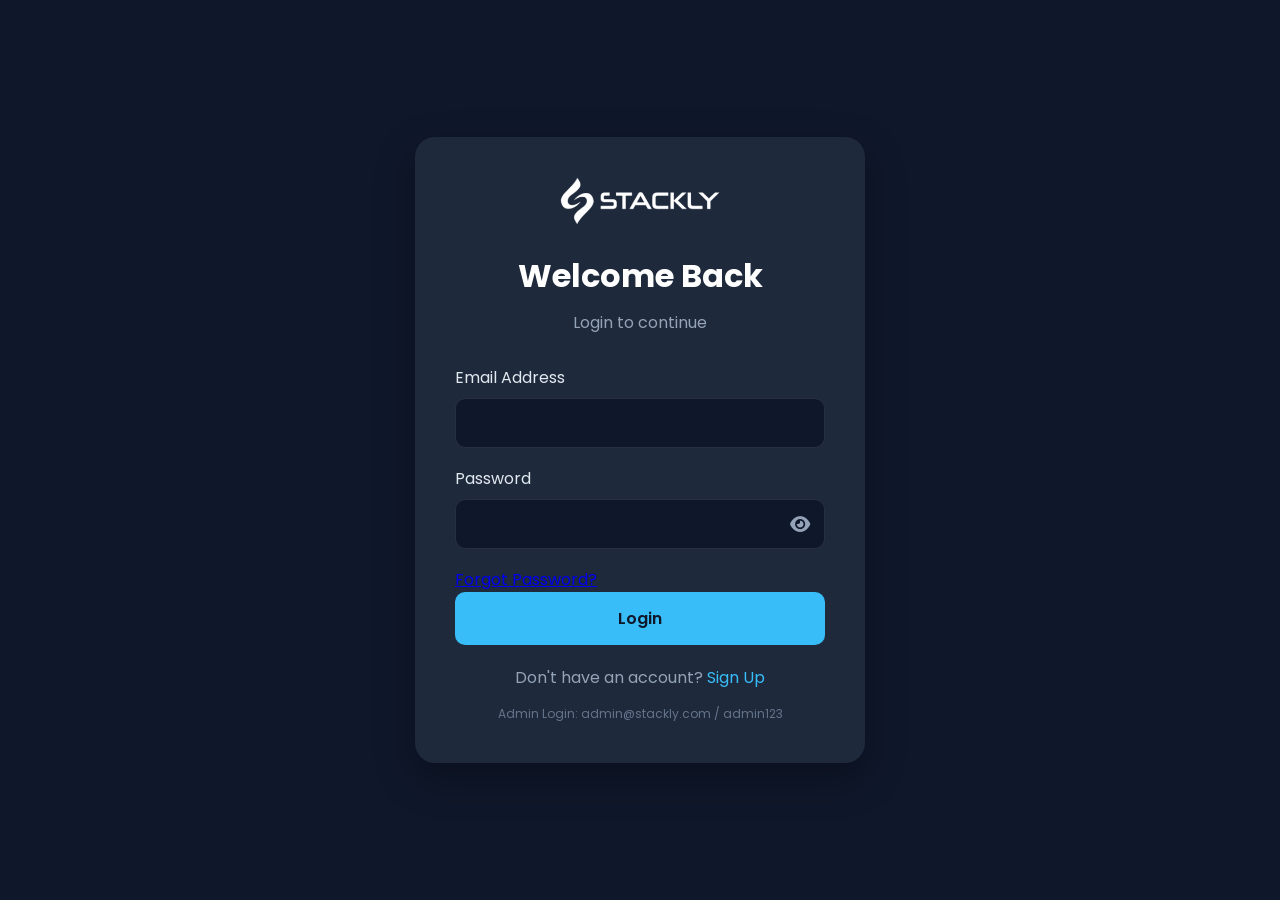
<file: admin-dashboard.html>
<!DOCTYPE html>
<html>
<head>
<title>Stackly Dashboard</title>

<link rel="stylesheet" href="style.css">
<script src="auth.js"></script>
</head>

<body onload="checkAuth(); loadUser();">

<div class="dashboard">

<div class="sidebar">

<h2>STACKLY</h2>

<ul>
<li><a href="#">Dashboard</a></li>
<li><a href="#">Articles</a></li>
<li><a href="#">Categories</a></li>
<li><a href="#">Users</a></li>
<li><a href="#">Settings</a></li>
</ul>

<button
class="logout-btn"
onclick="logout()">
Logout
</button>

</div>

<div class="main">

<h1>
Welcome,
<span id="username"></span>
</h1>

<div class="cards">

<div class="card">
<h3>Total Articles</h3>
<h2>145</h2>
</div>

<div class="card">
<h3>Total Users</h3>
<h2 id="userCount"></h2>
</div>

<div class="card">
<h3>Today's Views</h3>
<h2>24,512</h2>
</div>

<div class="card">
<h3>Subscribers</h3>
<h2>1,203</h2>
</div>

</div>

</div>

</div>

<script>

const admin =
localStorage.getItem("stacklyAdmin");

if(admin !== "true"){
window.location.href="login.html";
}

function logout(){

localStorage.removeItem("stacklyAdmin");

window.location.href="login.html";
}

</script>
</body>
</html>
</file>
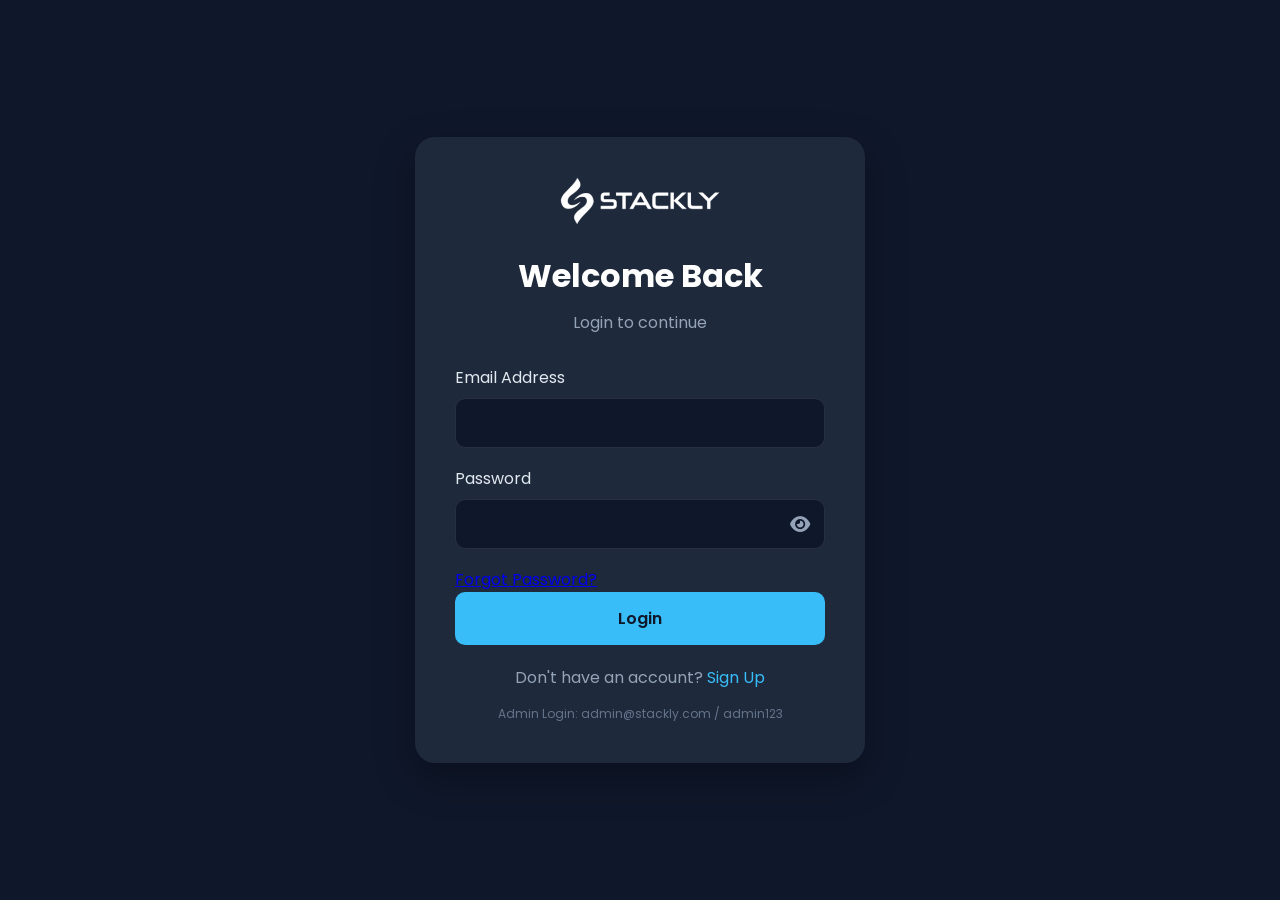
<file: login.html>
<!DOCTYPE html>
<html lang="en">

<head>
<meta charset="UTF-8">
<meta name="viewport" content="width=device-width, initial-scale=1.0">

<title>Stackly Login</title>

<link href="https://fonts.googleapis.com/css2?family=Poppins:wght@300;400;500;600;700&display=swap"
rel="stylesheet">

<link rel="stylesheet"
href="https://cdnjs.cloudflare.com/ajax/libs/font-awesome/6.5.1/css/all.min.css">

<style>

*{
margin:0;
padding:0;
box-sizing:border-box;
font-family:'Poppins',sans-serif;
}

body{
background:#0f172a;
min-height:100vh;
display:flex;
justify-content:center;
align-items:center;
padding:20px;
}

.login-box{
width:100%;
max-width:450px;
background:#1e293b;
padding:40px;
border-radius:20px;
box-shadow:0 15px 40px rgba(0,0,0,.3);
}

.logo{
text-align:center;
margin-bottom:20px;
}

.logo img{
width:160px;
}

h1{
color:white;
text-align:center;
margin-bottom:10px;
}

.subtitle{
text-align:center;
color:#94a3b8;
margin-bottom:30px;
}

.form-group{
margin-bottom:18px;
}

.form-group label{
display:block;
color:#e2e8f0;
margin-bottom:8px;
}

.form-group input{
width:100%;
padding:14px;
border-radius:10px;
border:1px solid rgba(255,255,255,.1);
background:#0f172a;
color:white;
outline:none;
}

.form-group input:focus{
border-color:#38bdf8;
}

.password-wrapper{
position:relative;
}

.password-wrapper input{
padding-right:50px;
}

.toggle-password{
position:absolute;
right:15px;
top:50%;
transform:translateY(-50%);
cursor:pointer;
color:#94a3b8;
font-size:18px;
}

.toggle-password:hover{
color:#38bdf8;
}

.login-btn{
width:100%;
padding:14px;
border:none;
border-radius:10px;
background:#38bdf8;
color:#0f172a;
font-size:16px;
font-weight:600;
cursor:pointer;
transition:.3s;
}

.login-btn:hover{
background:#0ea5e9;
color:white;
}

.signup-link{
text-align:center;
margin-top:20px;
color:#94a3b8;
}

.signup-link a{
color:#38bdf8;
text-decoration:none;
}

.admin-info{
margin-top:15px;
text-align:center;
font-size:12px;
color:#64748b;
}

</style>

</head>

<body>

<div class="login-box">

<div class="logo">
<img src="assets/logo.webp" alt="Stackly">
</div>

<h1>Welcome Back</h1>

<p class="subtitle">
Login to continue
</p>

<form id="loginForm">

<div class="form-group">
<label>Email Address</label>
<input type="email" id="email" required>
</div>

<div class="form-group">

<label>Password</label>

<div class="password-wrapper">

<input
type="password"
id="password"
required>

<span
class="toggle-password"
onclick="togglePassword()">

<i class="fa-solid fa-eye"></i>

</span>

</div>

</div>
<div class="forgot-password">
    <a href="#" id="forgotPasswordLink">
        Forgot Password?
    </a>
</div>

<button type="submit" class="login-btn">
Login
</button>

</form>

<div class="signup-link">
Don't have an account?
<a href="signup.html">Sign Up</a>
</div>

<div class="admin-info">
Admin Login: admin@stackly.com / admin123
</div>

</div>

<script>

function togglePassword(){

const password=
document.getElementById("password");

const icon=
document.querySelector(".toggle-password i");

if(password.type==="password"){

password.type="text";

icon.classList.remove("fa-eye");
icon.classList.add("fa-eye-slash");

}else{

password.type="password";

icon.classList.remove("fa-eye-slash");
icon.classList.add("fa-eye");
}
}

document.getElementById("loginForm")
.addEventListener("submit",function(e){

e.preventDefault();

const email=
document.getElementById("email").value;

const password=
document.getElementById("password").value;

/* Admin Login */

if(
email==="admin@stackly.com" &&
password==="admin123"
){

localStorage.setItem(
"stacklyAdmin",
"true"
);

window.location.href=
"admin-dashboard.html";

return;
}

/* User Login */

const users=
JSON.parse(
localStorage.getItem("stacklyUsers")
) || [];

const user=
users.find(
u =>
u.email===email &&
u.password===password
);

if(!user){

alert("Invalid Email or Password");
return;
}

localStorage.setItem(
"stacklyLoggedInUser",
JSON.stringify(user)
);

window.location.href=
"dashboard.html";

});

</script>

</body>
</html>
</file>
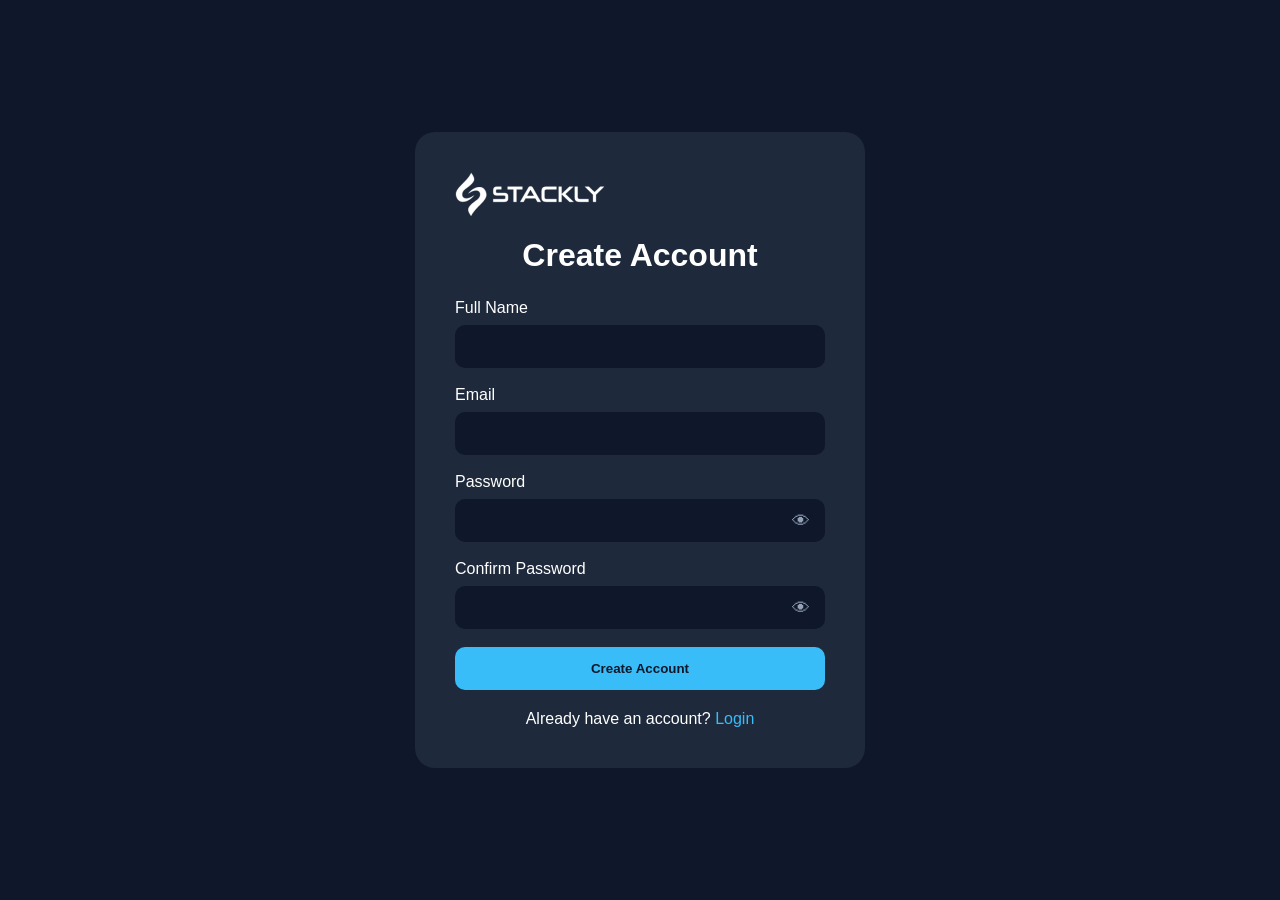
<file: signup.html>
<!DOCTYPE html>
<html>
<head>
<title>Create Account</title>

<link rel="stylesheet" href="style.css">
<script src="auth.js"></script>
</head>

<body>

<div class="auth-container">

<div class="auth-box">

<div class="logo">
<img src="assets/logo.webp" alt="Stackly">
</div>

<h1>Create Account</h1>

<form onsubmit="signupUser(event)">

<div class="input-group">
<label>Full Name</label>
<input type="text" id="fullname" required>
</div>

<div class="input-group">
<label>Email</label>
<input type="email" id="email" required>
</div>


<div class="input-group">
    <label>Password</label>

    <div class="password-wrapper">
        <input
            type="password"
            id="password"
            required
        >

        <span
            class="toggle-password"
            onclick="togglePassword('password', this)"
        >
            👁
        </span>
    </div>
</div>
<div class="input-group">
    <label>Confirm Password</label>

    <div class="password-wrapper">
        <input
            type="password"
            id="confirmPassword"
            required
        >

        <span
            class="toggle-password"
            onclick="togglePassword('confirmPassword', this)"
        >
            👁
        </span>
    </div>
</div>

<button class="btn">
Create Account
</button>

</form>

<div class="auth-link">
Already have an account?
<a href="index.html">
Login
</a>
</div>

</div>

</div>

</body>
</html>
</file>
<file: style.css>
* {
    margin: 0;
    padding: 0;
    box-sizing: border-box;
    font-family: 'Poppins', sans-serif;
}

body {
    background: #0f172a;
    color: white;
}

/* Header */

header {
    display: flex;
    justify-content: space-between;
    align-items: center;
    padding: 8px 5%;
    background: rgba(15, 23, 42, 0.95);
    backdrop-filter: blur(10px);
    position: sticky;
    top: 0;
    z-index: 1000;
    height: 60px;
    border-bottom: 1px solid rgba(255, 255, 255, 0.05);
}

.logo {
    font-size: 24px;
    font-weight: 700;
    color: #38bdf8;
}

.logo img {
    width: 120px;
    height: auto;
    display: block;
}

nav ul {
    display: flex;
    list-style: none;
    gap: 25px;
    align-items: center;
}

nav a {
    color: #f8fafc;
    text-decoration: none;
    font-size: 14px;
    font-weight: 500;
    transition: all 0.3s ease;
    position: relative;
    padding: 4px 0;
}

nav a:not(.login-btn)::after {
    content: '';
    position: absolute;
    bottom: -2px;
    left: 0;
    width: 100%;
    height: 2px;
    background: #38bdf8;
    transform: scaleX(0);
    transform-origin: right;
    transition: transform 0.3s ease;
}

nav a:not(.login-btn):hover {
    color: #38bdf8;
}

nav a:not(.login-btn):hover::after {
    transform: scaleX(1);
    transform-origin: left;
}
*{
    margin:0;
    padding:0;
    box-sizing:border-box;
    font-family:Poppins,sans-serif;
}

body{
    background:#0f172a;
    color:white;
}

.auth-container{
    min-height:100vh;
    display:flex;
    justify-content:center;
    align-items:center;
    padding:20px;
}

.auth-box{
    background:#1e293b;
    width:100%;
    max-width:450px;
    padding:40px;
    border-radius:20px;
}

.logo{
    text-align:center;
    margin-bottom:20px;
}

.logo img{
    width:150px;
}

.auth-box h1{
    text-align:center;
    margin-bottom:25px;
}

.input-group{
    margin-bottom:18px;
}

.input-group label{
    display:block;
    margin-bottom:8px;
}

.input-group input{
    width:100%;
    padding:14px;
    border:none;
    border-radius:10px;
    background:#0f172a;
    color:white;
}

.btn{
    width:100%;
    padding:14px;
    border:none;
    border-radius:10px;
    background:#38bdf8;
    color:#0f172a;
    font-weight:600;
    cursor:pointer;
}

.btn:hover{
    background:#0ea5e9;
    color:white;
}

.auth-link{
    text-align:center;
    margin-top:20px;
}

.auth-link a{
    color:#38bdf8;
    text-decoration:none;
}

.dashboard{
    display:grid;
    grid-template-columns:250px 1fr;
    min-height:100vh;
}

.sidebar{
    background:#020617;
    padding:30px;
}

.sidebar h2{
    color:#38bdf8;
    margin-bottom:30px;
}

.sidebar ul{
    list-style:none;
}

.sidebar li{
    margin:18px 0;
}

.sidebar a{
    color:white;
    text-decoration:none;
}

.main{
    padding:40px;
}

.cards{
    display:grid;
    grid-template-columns:repeat(auto-fit,minmax(250px,1fr));
    gap:20px;
    margin-top:30px;
}

.card{
    background:#1e293b;
    padding:25px;
    border-radius:15px;
}

.logout-btn{
    background:#ef4444;
    color:white;
    border:none;
    padding:12px 20px;
    border-radius:8px;
    cursor:pointer;
    margin-top:30px;
}

/* Premium Login Button */
nav a.login-btn {
    display: inline-block;
    vertical-align: middle;
    background: #38bdf8;
    color: #0f172a;
    padding: 6px 18px;
    border-radius: 20px;
    font-weight: 600;
    box-shadow: 0 4px 10px rgba(56, 189, 248, 0.2);
    transition: all 0.3s ease;
}


nav a.login-btn:hover {
    background: #0ea5e9;
    color: #ffffff;
    box-shadow: 0 6px 15px rgba(14, 165, 233, 0.4);
    transform: translateY(-1.5px);
}
.signup-btn {
    background: transparent;
    border: 2px solid #38bdf8;
    color: #38bdf8;
    padding: 6px 18px;
    border-radius: 20px;
    font-weight: 600;
    transition: all 0.3s ease;
}

.signup-btn:hover {
    background: #38bdf8;
    color: #f8f8fa;
}
.password-wrapper{
    position:relative;
}

.password-wrapper input{
    width:100%;
    padding:14px;
    padding-right:50px;
    border:none;
    border-radius:10px;
    background:#0f172a;
    color:white;
}

.toggle-password{
    position:absolute;
    right:15px;
    top:50%;
    transform:translateY(-50%);
    cursor:pointer;
    font-size:18px;
    user-select:none;
    color:#94a3b8;
    transition:0.3s;
}

.toggle-password:hover{
    color:#38bdf8;
}
.forgot-password{
    text-align:right;
    margin-top:-8px;
    margin-bottom:20px;
}

.forgot-password a{
    color:#38bdf8;
    text-decoration:none;
    font-size:13px;
}

.modal{
    display:none;
    position:fixed;
    inset:0;
    background:rgba(0,0,0,.8);
    justify-content:center;
    align-items:center;
    z-index:9999;
}

.modal-content{
    width:90%;
    max-width:400px;
    background:#1e293b;
    padding:30px;
    border-radius:15px;
}

.modal-content h2{
    color:white;
    margin-bottom:20px;
    text-align:center;
}

.modal-content input{
    width:100%;
    padding:12px;
    margin-bottom:15px;
    border-radius:8px;
    border:none;
    background:#0f172a;
    color:white;
}

.modal-content button{
    width:100%;
    padding:12px;
    border:none;
    border-radius:8px;
    background:#38bdf8;
    color:#0f172a;
    cursor:pointer;
    font-weight:600;
}

.close-modal{
    float:right;
    color:white;
    font-size:24px;
    cursor:pointer;
}

.hamburger {
    display: none;
    flex-direction: column;
    gap: 5px;
    cursor: pointer;
}

.hamburger span {
    width: 24px;
    height: 2.5px;
    background: #fff;
    border-radius: 4px;
    transition: all 0.3s ease;
}

.hamburger.active span:nth-child(1) {
    transform: translateY(7.5px) rotate(45deg);
}

.hamburger.active span:nth-child(2) {
    opacity: 0;
}

.hamburger.active span:nth-child(3) {
    transform: translateY(-7.5px) rotate(-45deg);
}


@media(max-width: 768px) {
    .logo img {
        width: 110px;
    }

    .hamburger {
        display: flex;
    }

    #nav-menu {
        display: none;
        position: absolute;
        top: 60px;
        left: 0;
        width: 100%;
        background: rgba(15, 23, 42, 0.98);
        backdrop-filter: blur(15px);
        border-top: 1px solid rgba(255, 255, 255, 0.1);
        padding: 20px 0;
        box-shadow: 0 10px 25px rgba(0, 0, 0, 0.5);
    }

    #nav-menu.active {
        display: block;
    }

    #nav-menu ul {
        flex-direction: column;
        align-items: center;
        gap: 20px;
    }

    #nav-menu ul li {
        width: 100%;
        text-align: center;
    }

    nav a.login-btn {
        display: inline-block;
        margin-top: 5px;
        width: 80%;
        text-align: center;
        box-sizing: border-box;
    }

    .articles {
        grid-template-columns: 1fr;
    }

    .hero h1 {
        font-size: 2.2rem;
    }

    .newsletter input {
        width: 100%;
        margin-bottom: 10px;
    }

    .newsletter button {
        width: 100%;
        margin-left: 0;
    }
}
.modal{
    display:none;
    position:fixed;
    inset:0;
    background:rgba(0,0,0,.8);
    justify-content:center;
    align-items:center;
    z-index:9999;
}

.modal-content{
    background:#1e293b;
    padding:30px;
    width:90%;
    max-width:400px;
    border-radius:15px;
}

.modal-content h2{
    text-align:center;
    margin-bottom:20px;
}

.modal-content input{
    width:100%;
    padding:12px;
    margin-bottom:15px;
    border:none;
    border-radius:8px;
}

.modal-content button{
    width:100%;
    padding:12px;
    background:#38bdf8;
    border:none;
    border-radius:8px;
    cursor:pointer;
}

.close-modal{
    float:right;
    cursor:pointer;
    font-size:24px;
}


/* Breaking News */

.ticker {
    display: flex;
    align-items: center;
    background: #ef4444;
    color: white;
    padding: 10px;
}

.ticker span {
    font-weight: bold;
    margin-right: 20px;
}

/* Hero */

.hero {
    height: 80vh;
    background:
        linear-gradient(rgba(0, 0, 0, .6), rgba(0, 0, 0, .6)),
        url('./assets/adeolu-eletu-E7RLgUjjazc-unsplash.webp');
    background-size: cover;
    background-position: center;
    display: flex;
    align-items: center;
    justify-content: center;
    text-align: center;
}

.hero-content {
    max-width: 800px;
}

.hero h1 {
    font-size: 4rem;
    margin-bottom: 20px;
}

.hero p {
    font-size: 1.2rem;
    margin-bottom: 25px;
}

.hero button {
    background: #38bdf8;
    border: none;
    padding: 15px 30px;
    color: white;
    border-radius: 40px;
    cursor: pointer;
    font-size: 16px;
}

/* Sections */

section {
    padding: 80px 8%;
}

h2 {
    margin-bottom: 30px;
    font-size: 2rem;
}

/* Articles */

.articles {
    display: grid;
    grid-template-columns: repeat(3, 1fr);
    gap: 20px;
}

.card {
    height: 450px;
    display: flex;
    flex-direction: column;
}

.card:hover {
    transform: translateY(-8px);
}

.card img {
    width: 100%;
    height: 280px;
    object-fit: cover;
}

.large img {
    height: 280px;
}

.content {
    padding: 20px;
}

.content span {
    color: #38bdf8;
    font-size: 14px;
}

.content h3 {
    margin-top: 10px;
}

/* Trending */

.trend-grid {
    display: grid;
    grid-template-columns: repeat(auto-fit, minmax(220px, 1fr));
    gap: 20px;
}


.trend-card {
    background: #1e293b;
    padding: 25px;
    border-radius: 18px;
    transition: .4s;
}

.trend-card:hover {
    background: #38bdf8;
}

.trend-card {
    height: 280px;
    background-size: cover;
    background-position: center;
    position: relative;
    overflow: hidden;
    display: flex;
    flex-direction: column;
    justify-content: flex-end;
    color: white;
}

.trend-card::before {
    content: "";
    position: absolute;
    inset: 0;
    background: rgba(0, 0, 0, 0.5);
}

.trend-card h3,
.trend-card p {
    position: relative;
    z-index: 1;
    padding: 0 20px;
}

/* Section Headers */
.section-header {
    margin-bottom: 40px;
    display: flex;
    flex-direction: column;
    gap: 8px;
}

.section-header h2 {
    font-size: 2.2rem;
    font-weight: 700;
    color: #f8fafc;
    margin-bottom: 0;
}

.line-decorator {
    width: 60px;
    height: 4px;
    background: #38bdf8;
    border-radius: 2px;
}

/* Section 1: Spotlight (Editor's Choice) */
.spotlight-section {
    padding: 60px 8%;
}

.spotlight-container {
    display: grid;
    grid-template-columns: 2fr 1fr;
    gap: 40px;
}

.spotlight-card {
    background: #1e293b;
    border-radius: 16px;
    overflow: hidden;
    box-shadow: 0 10px 30px rgba(0, 0, 0, 0.2);
    transition: all 0.4s ease;
}

.spotlight-card:hover {
    transform: translateY(-5px);
    box-shadow: 0 15px 40px rgba(56, 189, 248, 0.15);
}

.spotlight-img-wrap {
    position: relative;
    height: 400px;
    overflow: hidden;
}

.spotlight-img-wrap img {
    width: 100%;
    height: 100%;
    object-fit: cover;
    transition: transform 0.6s ease;
}

.spotlight-card:hover .spotlight-img-wrap img {
    transform: scale(1.05);
}

.category-badge {
    position: absolute;
    top: 20px;
    left: 20px;
    background: #38bdf8;
    color: #0f172a;
    padding: 6px 16px;
    border-radius: 20px;
    font-weight: 600;
    font-size: 13px;
    text-transform: uppercase;
}

.spotlight-content {
    padding: 30px;
}

.spotlight-content .date {
    font-size: 13px;
    color: #94a3b8;
    display: block;
    margin-bottom: 12px;
}

.spotlight-content h3 {
    font-size: 1.8rem;
    font-weight: 700;
    color: #f8fafc;
    margin-bottom: 15px;
    line-height: 1.3;
}

.spotlight-content p {
    color: #94a3b8;
    line-height: 1.6;
    margin-bottom: 25px;
    font-size: 15px;
}

.read-more-btn {
    display: inline-flex;
    align-items: center;
    gap: 8px;
    color: #38bdf8;
    font-weight: 600;
    text-decoration: none;
    transition: gap 0.3s ease;
}

.read-more-btn:hover {
    color: #0ea5e9;
}

.read-more-btn:hover .arrow-icon {
    transform: translateX(4px);
    transition: transform 0.3s ease;
}

/* Trending Sidebar */
.trending-sidebar {
    background: #131b2e;
    border-radius: 16px;
    padding: 30px;
    border: 1px solid rgba(255, 255, 255, 0.05);
    height: fit-content;
}

.trending-sidebar h3 {
    font-size: 1.4rem;
    color: #f8fafc;
    margin-bottom: 25px;
    border-bottom: 1px solid rgba(255, 255, 255, 0.1);
    padding-bottom: 12px;
}

.trending-mini-card {
    display: flex;
    gap: 15px;
    margin-bottom: 20px;
    align-items: center;
}

.trending-mini-card:last-child {
    margin-bottom: 0;
}

.trending-mini-card img {
    width: 80px;
    height: 80px;
    object-fit: cover;
    border-radius: 8px;
}

.mini-content {
    display: flex;
    flex-direction: column;
    gap: 6px;
}

.mini-category {
    font-size: 11px;
    color: #38bdf8;
    font-weight: 600;
    text-transform: uppercase;
}

.mini-content h4 {
    font-size: 14px;
    font-weight: 600;
    line-height: 1.4;
}

.mini-content h4 a {
    color: #e2e8f0;
    text-decoration: none;
    transition: color 0.2s ease;
}

.mini-content h4 a:hover {
    color: #38bdf8;
}

/* Section 2: Digital Frontier */
.frontier-section {
    padding: 60px 8%;
    background: #0b0f19;
}

.frontier-grid {
    display: grid;
    grid-template-columns: repeat(3, 1fr);
    gap: 30px;
}

.frontier-card {
    background: #131b2e;
    border-radius: 16px;
    overflow: hidden;
    border: 1px solid rgba(255, 255, 255, 0.03);
    transition: all 0.4s cubic-bezier(0.16, 1, 0.3, 1);
}

.frontier-card:hover {
    transform: translateY(-8px);
    border-color: rgba(56, 189, 248, 0.4);
    box-shadow: 0 15px 35px rgba(56, 189, 248, 0.08);
}

.card-img-container {
    height: 220px;
    position: relative;
    overflow: hidden;
}

.card-img-container img {
    width: 100%;
    height: 100%;
    object-fit: cover;
    transition: transform 0.5s ease;
}

.frontier-card:hover .card-img-container img {
    transform: scale(1.06);
}

.card-tag {
    position: absolute;
    bottom: 15px;
    left: 15px;
    background: rgba(15, 23, 42, 0.85);
    backdrop-filter: blur(5px);
    color: #38bdf8;
    padding: 4px 12px;
    border-radius: 6px;
    font-size: 12px;
    font-weight: 600;
}

.card-body {
    padding: 25px;
}

.card-body h3 {
    font-size: 1.3rem;
    color: #f8fafc;
    margin-bottom: 12px;
}

.card-body p {
    color: #94a3b8;
    font-size: 14px;
    line-height: 1.6;
    margin-bottom: 20px;
    height: 68px;
    display: -webkit-box;
    -webkit-line-clamp: 3;
    -webkit-box-orient: vertical;
    overflow: hidden;
}

.explore-link {
    color: #38bdf8;
    text-decoration: none;
    font-size: 13px;
    font-weight: 600;
    transition: color 0.2s ease;
}

.explore-link:hover {
    color: #0ea5e9;
}

/* Section 3: Culture & Design */
.culture-section {
    padding: 80px 8%;
}

.culture-container {
    display: grid;
    grid-template-columns: 1fr 1.2fr;
    gap: 60px;
    align-items: center;
    background: #131b2e;
    padding: 50px;
    border-radius: 24px;
    border: 1px solid rgba(255, 255, 255, 0.05);
}

.culture-img-block {
    position: relative;
    border-radius: 16px;
    overflow: hidden;
    height: 400px;
    box-shadow: 0 12px 35px rgba(0, 0, 0, 0.3);
}

.culture-img-block img {
    width: 100%;
    height: 100%;
    object-fit: cover;
}

.floating-badge {
    position: absolute;
    bottom: 20px;
    right: 20px;
    background: rgba(15, 23, 42, 0.9);
    backdrop-filter: blur(5px);
    padding: 8px 18px;
    border-radius: 8px;
    border: 1px solid rgba(255, 255, 255, 0.1);
    font-weight: 600;
    color: #f8fafc;
    font-size: 14px;
}

.culture-text-block {
    display: flex;
    flex-direction: column;
}

.pretitle {
    color: #38bdf8;
    text-transform: uppercase;
    font-size: 12px;
    font-weight: 700;
    letter-spacing: 1.5px;
    margin-bottom: 12px;
}

.culture-text-block h2 {
    font-size: 2.2rem;
    color: #f8fafc;
    margin-bottom: 20px;
    line-height: 1.3;
}

.culture-text-block p {
    color: #94a3b8;
    font-size: 16px;
    line-height: 1.7;
    margin-bottom: 30px;
}

.author-info {
    display: flex;
    align-items: center;
    gap: 15px;
    margin-bottom: 30px;
}

.author-info img {
    width: 50px;
    height: 50px;
    border-radius: 50%;
    object-fit: cover;
    border: 2px solid #38bdf8;
}

.author-info div {
    display: flex;
    flex-direction: column;
}

.author-info strong {
    color: #f8fafc;
    font-size: 15px;
}

.author-info span {
    color: #94a3b8;
    font-size: 13px;
}

.read-article-btn {
    background: transparent;
    border: 2px solid #38bdf8;
    color: #38bdf8;
    padding: 12px 30px;
    border-radius: 30px;
    font-weight: 600;
    text-align: center;
    width: fit-content;
    text-decoration: none;
    transition: all 0.3s ease;
}

.read-article-btn:hover {
    background: #38bdf8;
    color: #0f172a;
    box-shadow: 0 5px 15px rgba(56, 189, 248, 0.3);
}

/* Section 4: Photojournalism Gallery */
.gallery-section {
    padding: 60px 8%;
    background: #0b0f19;
}

.gallery-grid {
    display: grid;
    grid-template-columns: repeat(3, 1fr);
    grid-auto-rows: 250px;
    gap: 20px;
}

.gallery-item {
    position: relative;
    border-radius: 16px;
    overflow: hidden;
    cursor: pointer;
}

.gallery-item.item-tall {
    grid-row: span 2;
}

.gallery-item.item-wide {
    grid-column: span 2;
}

.gallery-item img {
    width: 100%;
    height: 100%;
    object-fit: cover;
    transition: transform 0.6s ease;
}

.gallery-item:hover img {
    transform: scale(1.05);
}

.gallery-overlay {
    position: absolute;
    inset: 0;
    background: linear-gradient(transparent, rgba(15, 23, 42, 0.9));
    display: flex;
    flex-direction: column;
    justify-content: flex-end;
    padding: 25px;
    opacity: 0.85;
    transition: opacity 0.3s ease;
}

.gallery-item:hover .gallery-overlay {
    opacity: 1;
}

.gallery-overlay span {
    font-size: 11px;
    color: #38bdf8;
    text-transform: uppercase;
    font-weight: 600;
    margin-bottom: 5px;
}

.gallery-overlay h3 {
    color: white;
    font-size: 1.1rem;
    font-weight: 600;
    margin: 0;
}

/* Section 5: Special Report */
.report-section {
    padding: 80px 8%;
}

.report-bg-container {
    position: relative;
    border-radius: 24px;
    height: 500px;
    overflow: hidden;
    box-shadow: 0 15px 40px rgba(0, 0, 0, 0.4);
}

.report-bg-container img {
    width: 100%;
    height: 100%;
    object-fit: cover;
}

.report-overlay-card {
    position: absolute;
    top: 50%;
    left: 8%;
    transform: translateY(-50%);
    background: rgba(30, 41, 59, 0.7);
    backdrop-filter: blur(15px);
    border: 1px solid rgba(255, 255, 255, 0.1);
    border-radius: 20px;
    padding: 40px;
    max-width: 500px;
    color: white;
    box-shadow: 0 10px 30px rgba(0, 0, 0, 0.3);
}

.report-tag {
    color: #38bdf8;
    text-transform: uppercase;
    font-weight: 700;
    font-size: 11px;
    letter-spacing: 2px;
    display: block;
    margin-bottom: 15px;
}

.report-overlay-card h2 {
    font-size: 2rem;
    font-weight: 700;
    line-height: 1.3;
    margin-bottom: 15px;
}

.report-overlay-card p {
    color: #cbd5e1;
    font-size: 15px;
    line-height: 1.6;
    margin-bottom: 25px;
}

.report-btn {
    background: #38bdf8;
    color: #0f172a;
    padding: 12px 28px;
    border-radius: 30px;
    font-weight: 600;
    text-decoration: none;
    display: inline-block;
    transition: all 0.3s ease;
}

.report-btn:hover {
    background: #0ea5e9;
    color: white;
    box-shadow: 0 5px 15px rgba(56, 189, 248, 0.4);
}

/* Section 6: Premium Membership & Newsletter */
.premium-section {
    padding: 60px 8%;
    background: #0b0f19;
}

.premium-card {
    background: linear-gradient(135deg, #1e293b 0%, #0f172a 100%);
    border-radius: 24px;
    border: 1px solid rgba(255, 255, 255, 0.05);
    display: grid;
    grid-template-columns: 1.2fr 1fr;
    overflow: hidden;
    box-shadow: 0 15px 35px rgba(0, 0, 0, 0.2);
}

.premium-left {
    padding: 50px;
    display: flex;
    flex-direction: column;
    justify-content: center;
}

.premium-left h2 {
    font-size: 2.2rem;
    color: white;
    margin-bottom: 15px;
}

.premium-left p {
    color: #94a3b8;
    font-size: 15px;
    line-height: 1.6;
    margin-bottom: 30px;
}

.premium-signup-form {
    display: flex;
    gap: 12px;
}

.premium-signup-form input {
    background: rgba(15, 23, 42, 0.6);
    border: 1px solid rgba(255, 255, 255, 0.1);
    padding: 14px 20px;
    border-radius: 30px;
    color: white;
    outline: none;
    flex: 1;
    font-size: 15px;
    transition: border 0.3s ease;
}

.premium-signup-form input:focus {
    border-color: #38bdf8;
}

.premium-signup-form button {
    background: #38bdf8;
    color: #0f172a;
    padding: 14px 28px;
    border-radius: 30px;
    font-weight: 600;
    border: none;
    cursor: pointer;
    font-size: 15px;
    transition: all 0.3s ease;
}

.premium-signup-form button:hover {
    background: #0ea5e9;
    color: white;
    box-shadow: 0 5px 15px rgba(56, 189, 248, 0.3);
}

.premium-right {
    background: rgba(30, 41, 59, 0.5);
    padding: 50px;
    display: flex;
    flex-direction: column;
    justify-content: center;
    border-left: 1px solid rgba(255, 255, 255, 0.05);
}

.premium-right h3 {
    font-size: 1.3rem;
    color: white;
    margin-bottom: 25px;
}

.perks-list {
    list-style: none;
    display: flex;
    flex-direction: column;
    gap: 20px;
}

.perks-list li {
    display: flex;
    gap: 15px;
    align-items: flex-start;
}

.perk-icon {
    background: rgba(56, 189, 248, 0.1);
    color: #38bdf8;
    width: 28px;
    height: 28px;
    display: flex;
    align-items: center;
    justify-content: center;
    border-radius: 50%;
    font-size: 12px;
    flex-shrink: 0;
}

.perks-list li div {
    display: flex;
    flex-direction: column;
    gap: 4px;
}

.perks-list li strong {
    color: #f8fafc;
    font-size: 15px;
}

.perks-list li span {
    color: #94a3b8;
    font-size: 13px;
    line-height: 1.4;
}

/* Footer Section */
.site-footer {
    background: #020617;
    border-top: 1px solid rgba(255, 255, 255, 0.05);
    padding: 80px 0 30px;
    color: #94a3b8;
}

.footer-container {
    max-width: 1200px;
    margin: 0 auto;
    padding: 0 5%;
}

.footer-top-grid {
    display: grid;
    grid-template-columns: 2fr 1fr 1fr 1.5fr;
    gap: 50px;
    margin-bottom: 60px;
}

.footer-col {
    display: flex;
    flex-direction: column;
    gap: 20px;
}

.footer-logo img {
    width: 140px;
    height: auto;
}

.brand-col p {
    font-size: 14px;
    line-height: 1.6;
}

.social-links {
    display: flex;
    gap: 15px;
    margin-top: 10px;
}

.social-icon {
    width: 40px;
    height: 40px;
    background: rgba(255, 255, 255, 0.03);
    border: 1px solid rgba(255, 255, 255, 0.05);
    border-radius: 50%;
    display: flex;
    align-items: center;
    justify-content: center;
    color: #e2e8f0;
    transition: all 0.3s ease;
}

.social-icon svg {
    width: 18px;
    height: 18px;
}

.social-icon:hover {
    background: #38bdf8;
    color: #0f172a;
    border-color: #38bdf8;
    transform: translateY(-3px);
}

.footer-col h3 {
    font-size: 1.1rem;
    color: #f8fafc;
    font-weight: 600;
    position: relative;
    padding-bottom: 10px;
}

.footer-col h3::after {
    content: "";
    position: absolute;
    bottom: 0;
    left: 0;
    width: 35px;
    height: 2px;
    background: #38bdf8;
}

.footer-col ul {
    list-style: none;
    display: flex;
    flex-direction: column;
    gap: 12px;
}

.footer-col ul a {
    color: #94a3b8;
    text-decoration: none;
    font-size: 14px;
    transition: all 0.2s ease;
    display: inline-block;
}

.footer-col ul a:hover {
    color: #38bdf8;
    transform: translateX(4px);
}

.contact-col p {
    font-size: 14px;
    line-height: 1.5;
}

.footer-email {
    color: #38bdf8;
    font-weight: 600;
    text-decoration: none;
    font-size: 16px;
    margin-top: 5px;
}

.footer-email:hover {
    color: #0ea5e9;
}

.phone {
    font-size: 14px;
    color: #cbd5e1;
}

.footer-bottom {
    display: flex;
    justify-content: space-between;
    align-items: center;
    border-top: 1px solid rgba(255, 255, 255, 0.05);
    padding-top: 30px;
    font-size: 13px;
}

.footer-legal {
    display: flex;
    gap: 25px;
}

.footer-legal a {
    color: #64748b;
    text-decoration: none;
    transition: color 0.2s ease;
}

.footer-legal a:hover {
    color: #38bdf8;
}

/* Media Query Adaptations for 6 New Sections */
@media(max-width: 992px) {
    .spotlight-container {
        grid-template-columns: 1fr;
    }

    .frontier-grid {
        grid-template-columns: repeat(2, 1fr);
    }

    .culture-container {
        grid-template-columns: 1fr;
        gap: 40px;
        padding: 30px;
    }

    .premium-card {
        grid-template-columns: 1fr;
    }

    .premium-right {
        border-left: none;
        border-top: 1px solid rgba(255, 255, 255, 0.05);
    }
}


/* 404 Page */

#error-page {
    display: none;
    min-height: 80vh;
    justify-content: center;
    align-items: center;
    text-align: center;
}

.error-content h1 {
    font-size: 120px;
    color: #38bdf8;
}

.error-content h2 {
    font-size: 40px;
}

.error-content p {
    margin: 20px 0;
}

.error-content button {
    background: #38bdf8;
    border: none;
    padding: 15px 30px;
    color: white;
    border-radius: 40px;
    cursor: pointer;
}

/* Responsive */

@media(max-width:768px) {
    .frontier-grid {
        grid-template-columns: 1fr;
    }

    .gallery-grid {
        grid-template-columns: 1fr;
        grid-auto-rows: 200px;
    }

    .gallery-item.item-wide {
        grid-column: span 1;
    }

    .gallery-item.item-tall {
        grid-row: span 1;
    }

    .report-overlay-card {
        position: relative;
        top: auto;
        left: auto;
        transform: none;
        margin: 20px;
        max-width: 90%;
        padding: 30px;
    }

    .report-bg-container {
        height: auto;
        min-height: 450px;
        display: flex;
        flex-direction: column;
        justify-content: center;
    }

    .premium-signup-form {
        flex-direction: column;
    }

    .footer-top-grid {
        grid-template-columns: 1fr;
        gap: 40px;
    }

    .footer-bottom {
        flex-direction: column;
        gap: 15px;
        text-align: center;
    }
}
</file>
